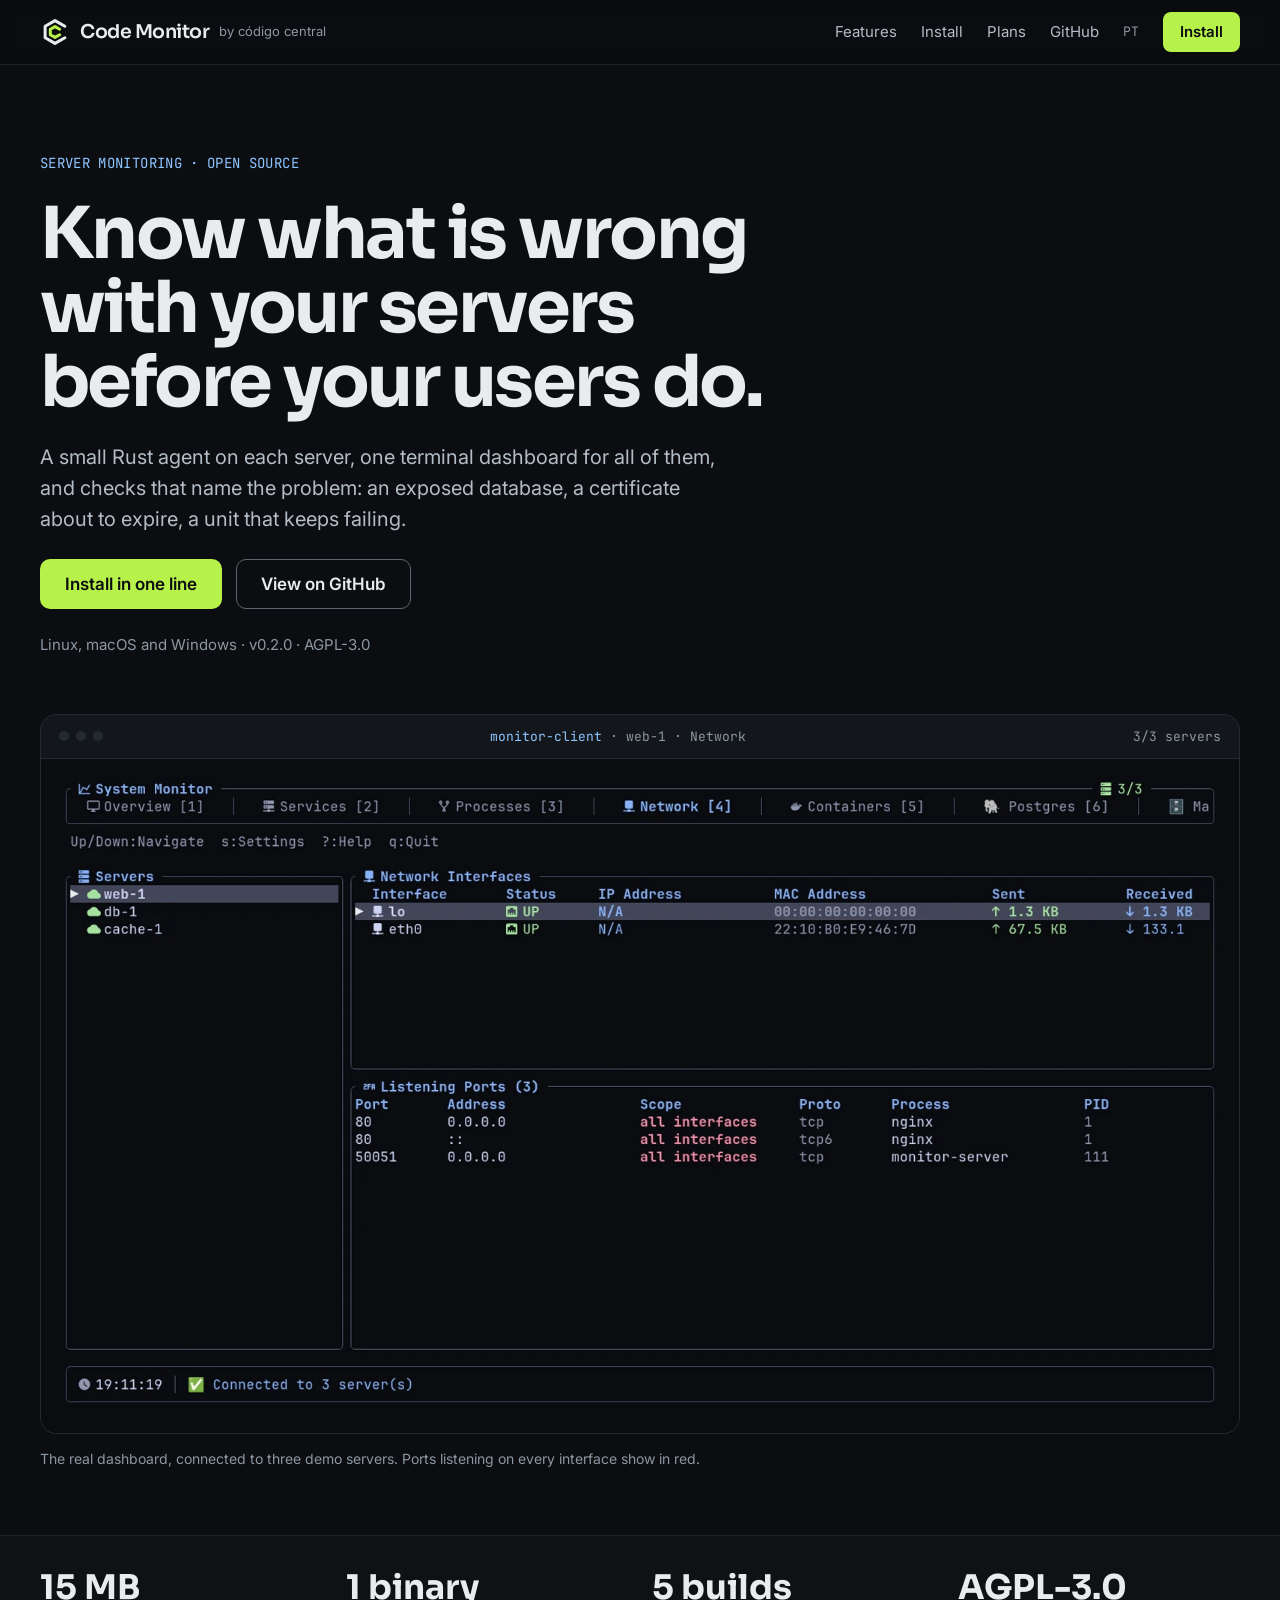
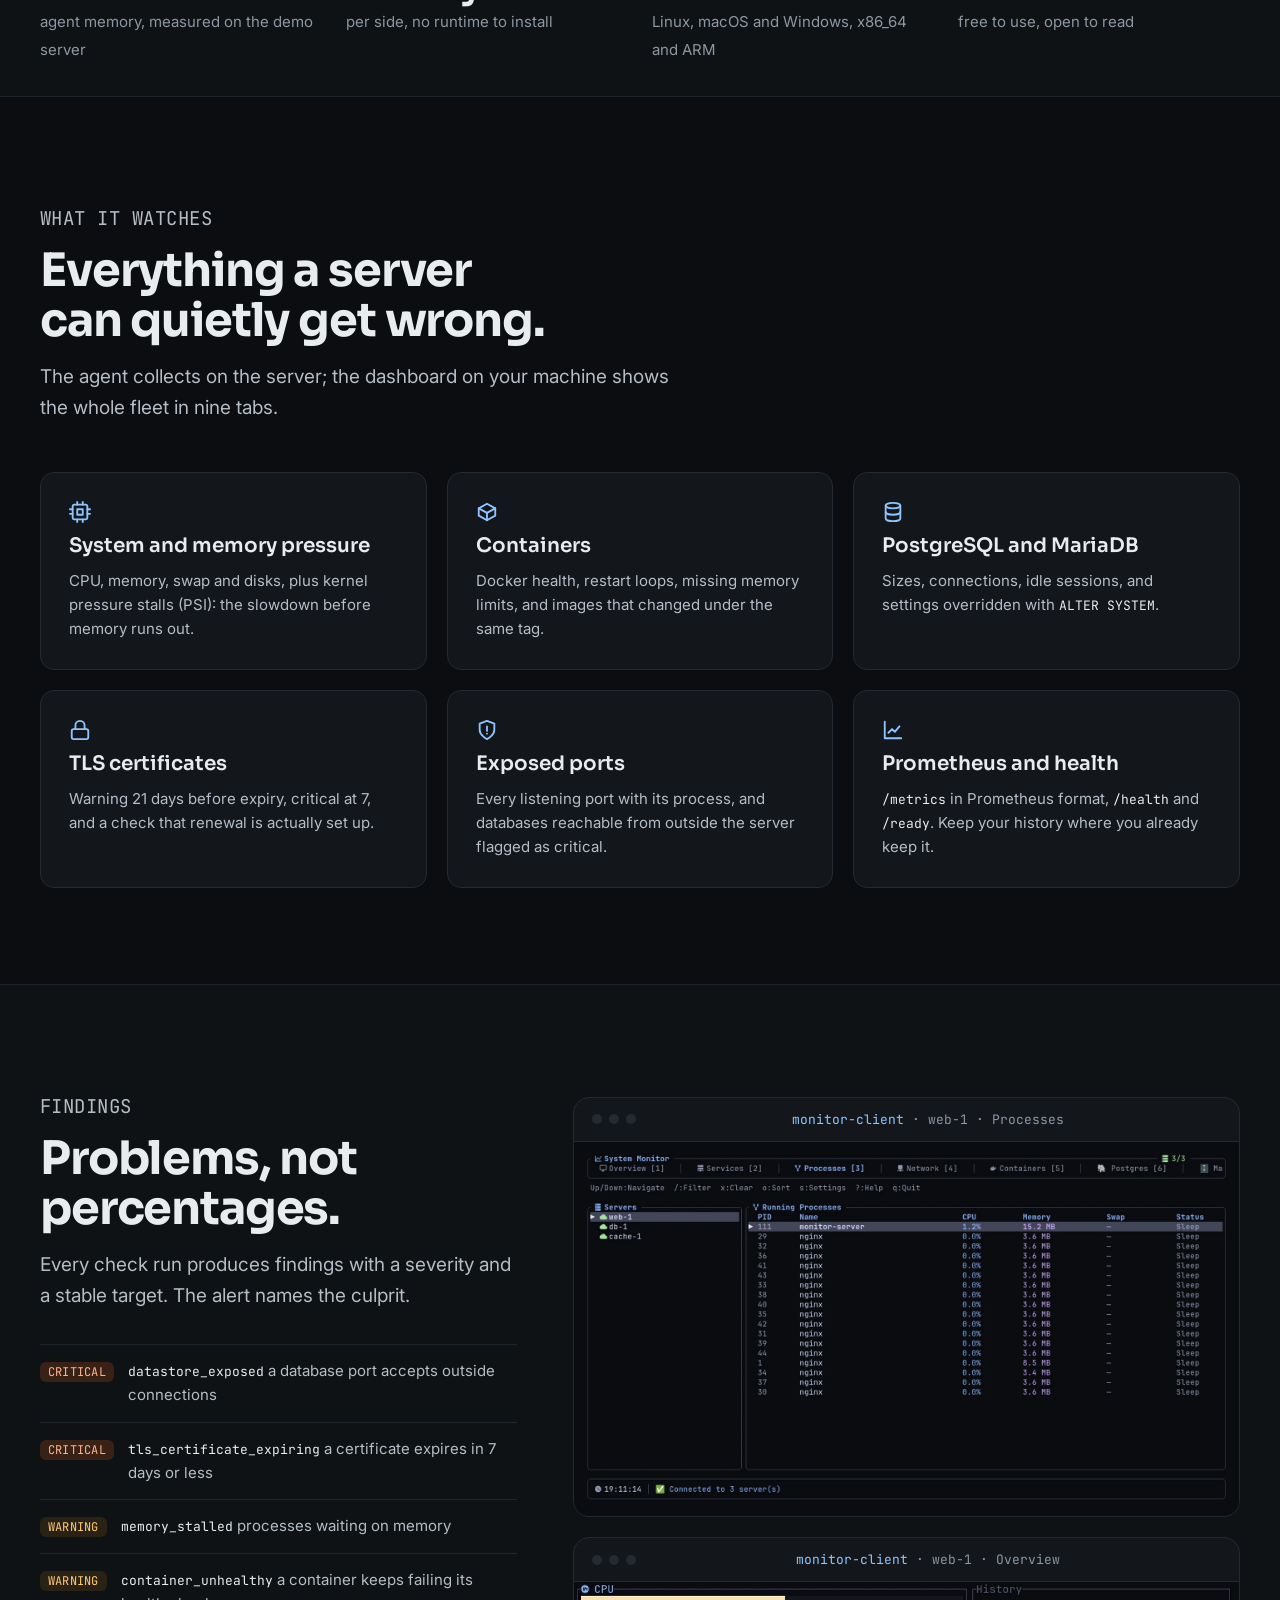
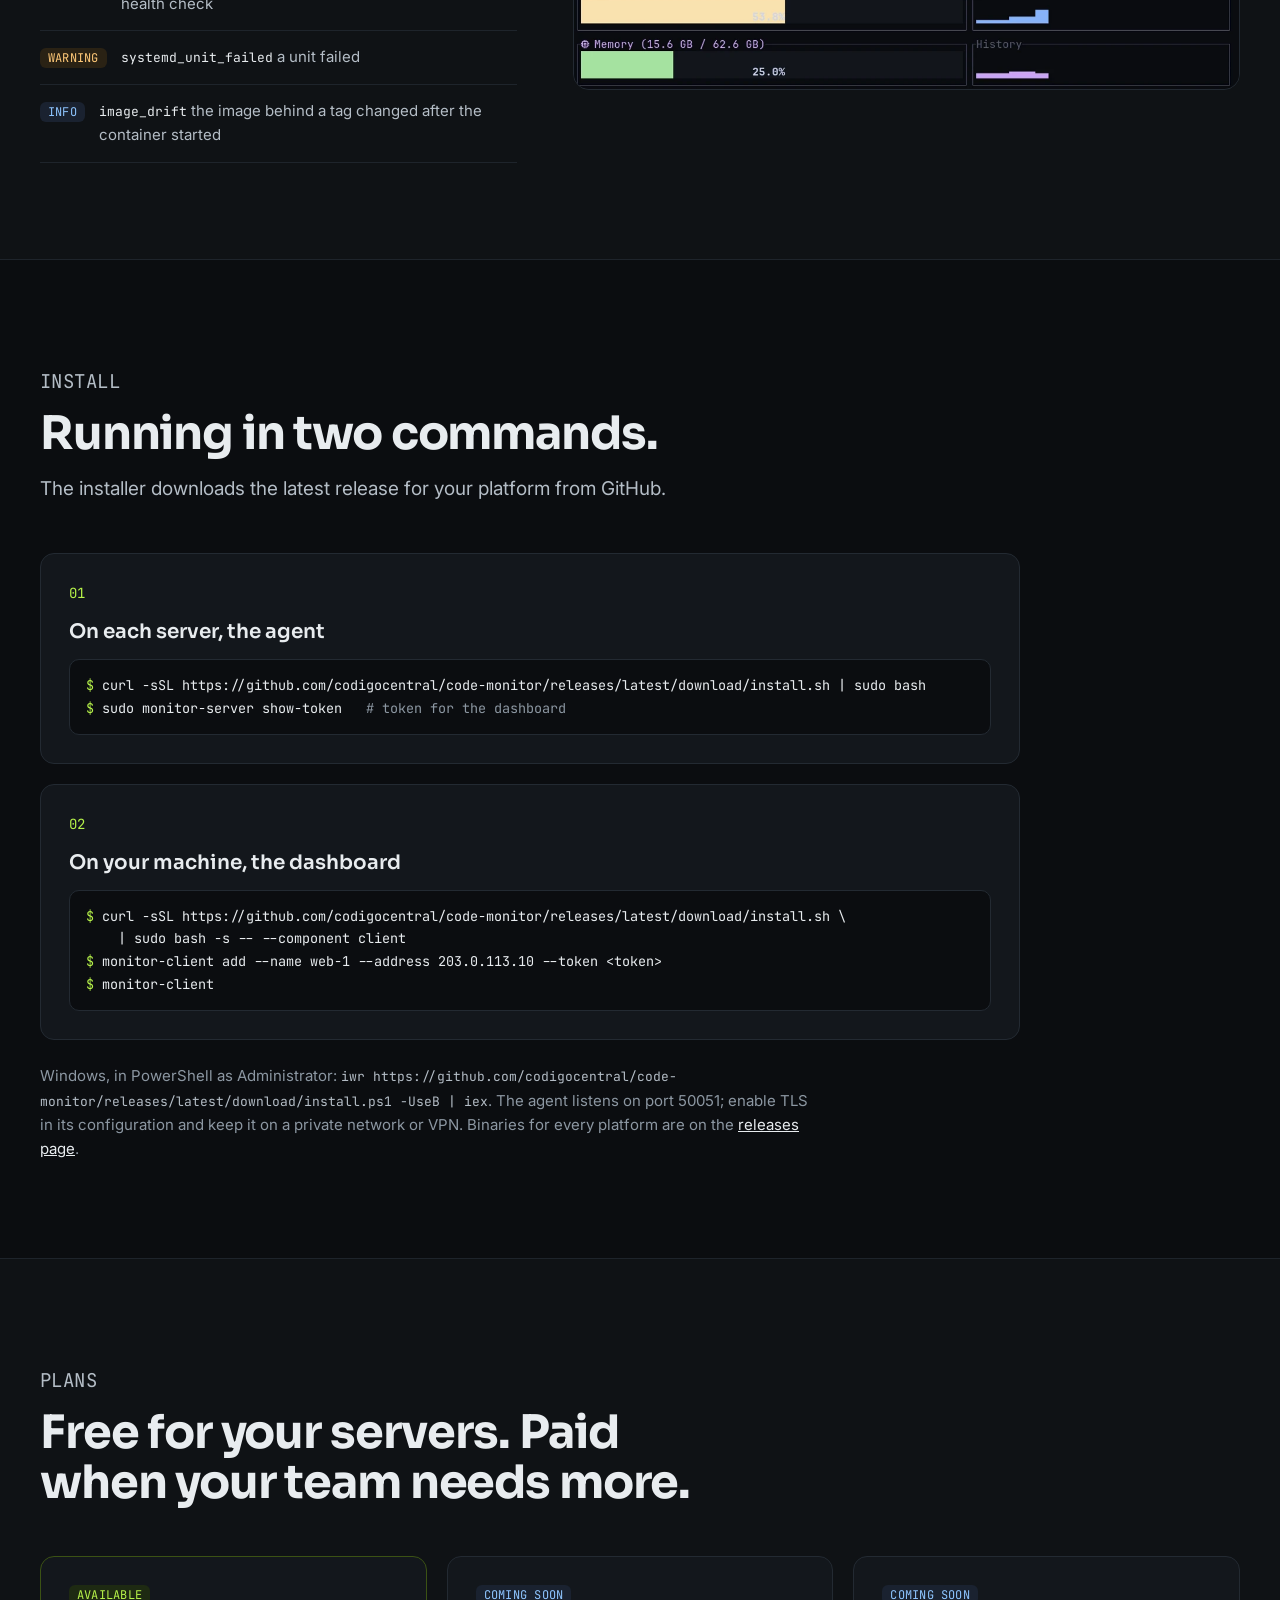
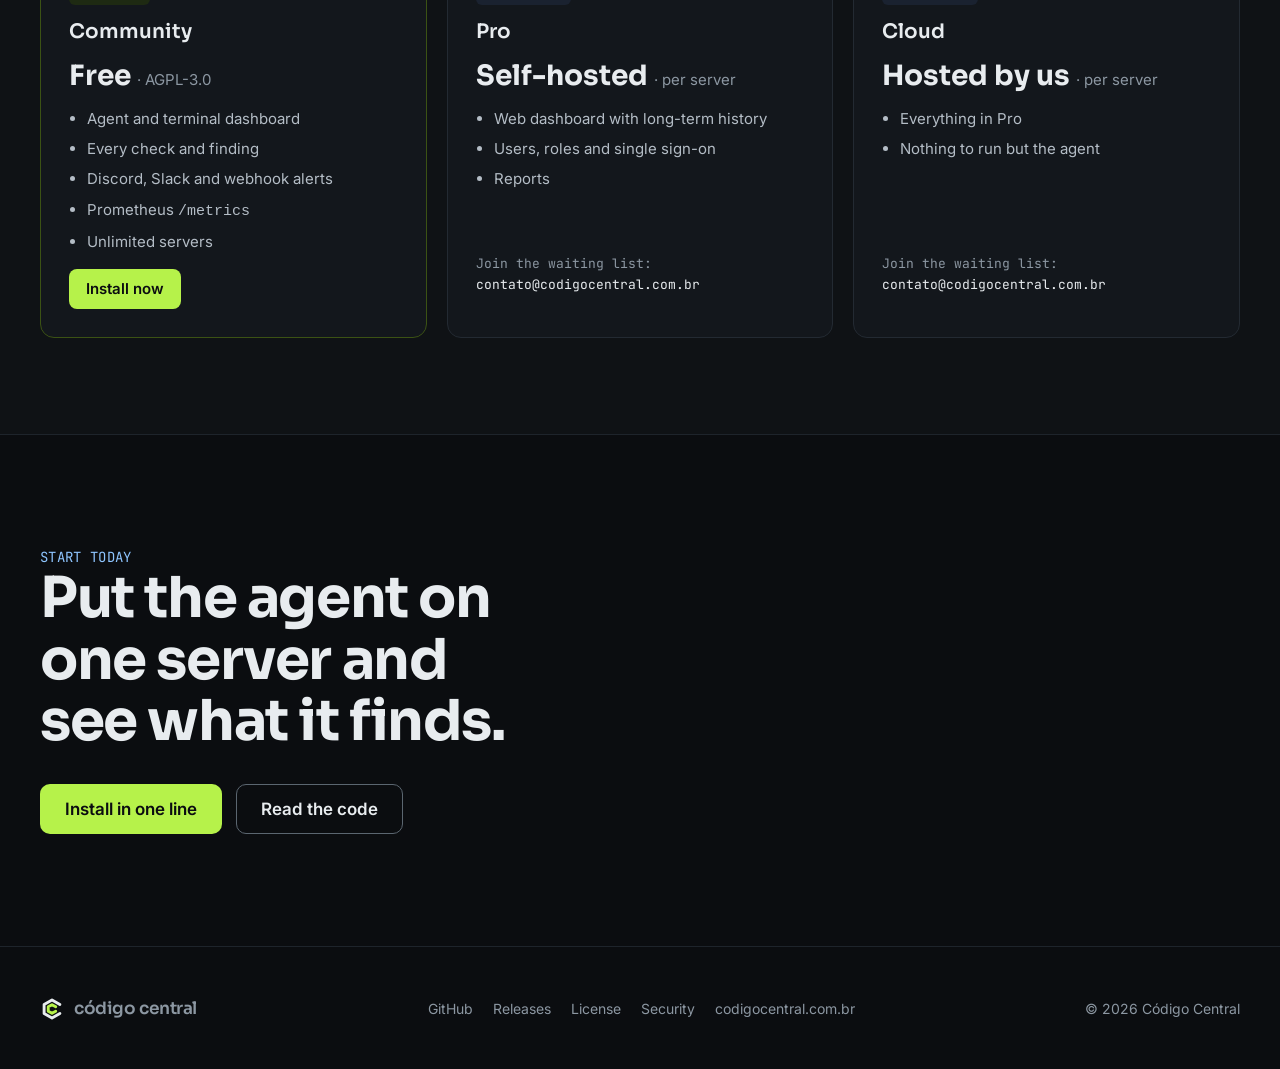
<file: site/index.html>
<!doctype html>
<html lang="en">
<head>
<meta charset="utf-8">
<meta name="viewport" content="width=device-width, initial-scale=1, viewport-fit=cover">
<title>Code Monitor · Lightweight server monitoring in Rust</title>
<meta name="description" content="Know what is wrong with your servers before your users do. One small agent per server, a terminal dashboard, and checks that point at real problems. Open source, AGPL-3.0.">
<link rel="canonical" href="https://codemonitor.codigocentral.com.br/">
<link rel="alternate" hreflang="en" href="https://codemonitor.codigocentral.com.br/">
<link rel="alternate" hreflang="pt-BR" href="https://codemonitor.codigocentral.com.br/pt/">
<meta property="og:type" content="website">
<meta property="og:url" content="https://codemonitor.codigocentral.com.br/">
<meta property="og:title" content="Code Monitor">
<meta property="og:description" content="Know what is wrong with your servers before your users do. Open source server monitoring in Rust.">
<meta property="og:image" content="https://codemonitor.codigocentral.com.br/assets/og.png">
<meta property="og:image:width" content="1200">
<meta property="og:image:height" content="630">
<meta name="twitter:card" content="summary_large_image">
<meta name="theme-color" content="#0B0D10">
<link rel="icon" href="assets/icon.svg" type="image/svg+xml">
<link rel="preconnect" href="https://fonts.googleapis.com">
<link rel="preconnect" href="https://fonts.gstatic.com" crossorigin>
<link rel="stylesheet" href="https://fonts.googleapis.com/css2?family=Inter:wght@400;600&family=JetBrains+Mono:wght@400&family=Sora:wght@600;700&display=swap">
<link rel="stylesheet" href="assets/site.css">
</head>
<body>

<header class="topo">
  <div class="wrap">
    <a class="marca" href="./" aria-label="Code Monitor home">
      <svg viewBox="0 0 100 100" aria-hidden="true"><path d="M82.91 31 L50 12 L17.09 31 L17.09 69 L50 88 L82.91 69" fill="none" stroke-width="10" stroke-linejoin="round" stroke-linecap="round" stroke="#E8ECEF"/><path d="M65.59 41 L50 32 L34.41 41 L34.41 59 L50 68 L65.59 59" fill="none" stroke-width="10" stroke-linejoin="round" stroke-linecap="round" stroke="#B6F24A"/></svg>
      Code Monitor <small>by código central</small>
    </a>
    <nav class="nav" aria-label="Main">
      <a href="#features">Features</a>
      <a href="#install">Install</a>
      <a href="#plans">Plans</a>
      <a href="https://github.com/codigocentral/code-monitor">GitHub</a>
      <a class="idioma" href="pt/" hreflang="pt-BR" lang="pt-BR">PT</a>
      <a class="botao botao--primario botao--compacto" href="#install">Install</a>
    </nav>
  </div>
</header>

<main>

<section class="abertura">
  <div class="wrap">
    <div class="texto">
      <p class="rotulo">Server monitoring · Open source</p>
      <h1>Know what is wrong with your servers before your users do.</h1>
      <p class="lead">A small Rust agent on each server, one terminal dashboard for all of them, and checks that name the problem: an exposed database, a certificate about to expire, a unit that keeps failing.</p>
      <div class="botoes">
        <a class="botao botao--primario" href="#install">Install in one line</a>
        <a class="botao botao--secundario" href="https://github.com/codigocentral/code-monitor">View on GitHub</a>
      </div>
      <p class="nota">Linux, macOS and Windows · v0.2.0 · AGPL-3.0</p>
    </div>
    <figure class="janela">
      <div class="janela__barra"><span class="janela__pontos" aria-hidden="true"><i></i><i></i><i></i></span><span><b>monitor-client</b> · web-1 · Network</span><span>3/3 servers</span></div>
      <a href="assets/tui-network.webp"><img src="assets/tui-network.webp" width="1600" height="900" alt="The Code Monitor terminal dashboard on the Network tab for server web-1: two interfaces and three listening ports, the ones open on all interfaces flagged in red."></a>
    </figure>
    <p class="legenda">The real dashboard, connected to three demo servers. Ports listening on every interface show in red.</p>
  </div>
</section>

<section class="secao--faixa" aria-label="Numbers">
  <div class="wrap numeros">
    <div class="numero"><b>15 MB</b><span>agent memory, measured on the demo server</span></div>
    <div class="numero"><b>1 binary</b><span>per side, no runtime to install</span></div>
    <div class="numero"><b>5 builds</b><span>Linux, macOS and Windows, x86_64 and ARM</span></div>
    <div class="numero"><b>AGPL-3.0</b><span>free to use, open to read</span></div>
  </div>
</section>

<section class="secao" id="features">
  <div class="wrap">
    <div class="cab">
      <p class="rotulo">What it watches</p>
      <h2>Everything a server can quietly get wrong.</h2>
      <p>The agent collects on the server; the dashboard on your machine shows the whole fleet in nine tabs.</p>
    </div>
    <div class="grade">
      <article class="card">
        <svg viewBox="0 0 24 24" fill="none" stroke="currentColor" stroke-width="2" stroke-linecap="round" stroke-linejoin="round" aria-hidden="true"><rect x="4" y="4" width="16" height="16" rx="2"/><path d="M9 9h6v6H9z"/><path d="M9 1v3M15 1v3M9 20v3M15 20v3M20 9h3M20 14h3M1 9h3M1 14h3"/></svg>
        <h3>System and memory pressure</h3>
        <p>CPU, memory, swap and disks, plus kernel pressure stalls (PSI): the slowdown before memory runs out.</p>
      </article>
      <article class="card">
        <svg viewBox="0 0 24 24" fill="none" stroke="currentColor" stroke-width="2" stroke-linecap="round" stroke-linejoin="round" aria-hidden="true"><path d="M21 8 12 3 3 8v8l9 5 9-5z"/><path d="M3 8l9 5 9-5M12 13v8"/></svg>
        <h3>Containers</h3>
        <p>Docker health, restart loops, missing memory limits, and images that changed under the same tag.</p>
      </article>
      <article class="card">
        <svg viewBox="0 0 24 24" fill="none" stroke="currentColor" stroke-width="2" stroke-linecap="round" stroke-linejoin="round" aria-hidden="true"><ellipse cx="12" cy="5" rx="8" ry="3"/><path d="M4 5v14c0 1.7 3.6 3 8 3s8-1.3 8-3V5"/><path d="M4 12c0 1.7 3.6 3 8 3s8-1.3 8-3"/></svg>
        <h3>PostgreSQL and MariaDB</h3>
        <p>Sizes, connections, idle sessions, and settings overridden with <code>ALTER SYSTEM</code>.</p>
      </article>
      <article class="card">
        <svg viewBox="0 0 24 24" fill="none" stroke="currentColor" stroke-width="2" stroke-linecap="round" stroke-linejoin="round" aria-hidden="true"><rect x="3" y="11" width="18" height="11" rx="2"/><path d="M7 11V7a5 5 0 0 1 10 0v4"/></svg>
        <h3>TLS certificates</h3>
        <p>Warning 21 days before expiry, critical at 7, and a check that renewal is actually set up.</p>
      </article>
      <article class="card">
        <svg viewBox="0 0 24 24" fill="none" stroke="currentColor" stroke-width="2" stroke-linecap="round" stroke-linejoin="round" aria-hidden="true"><path d="M12 22s8-4 8-10V5l-8-3-8 3v7c0 6 8 10 8 10z"/><path d="M12 8v5M12 16h.01"/></svg>
        <h3>Exposed ports</h3>
        <p>Every listening port with its process, and databases reachable from outside the server flagged as critical.</p>
      </article>
      <article class="card">
        <svg viewBox="0 0 24 24" fill="none" stroke="currentColor" stroke-width="2" stroke-linecap="round" stroke-linejoin="round" aria-hidden="true"><path d="M3 3v18h18"/><path d="m7 15 4-4 3 3 5-6"/></svg>
        <h3>Prometheus and health</h3>
        <p><code>/metrics</code> in Prometheus format, <code>/health</code> and <code>/ready</code>. Keep your history where you already keep it.</p>
      </article>
    </div>
  </div>
</section>

<section class="secao secao--faixa">
  <div class="wrap achados">
    <div>
      <div class="cab">
        <p class="rotulo">Findings</p>
        <h2>Problems, not percentages.</h2>
        <p>Every check run produces findings with a severity and a stable target. The alert names the culprit.</p>
      </div>
      <ul class="lista-achados">
        <li><span class="selo selo--critico">Critical</span><span><code>datastore_exposed</code> a database port accepts outside connections</span></li>
        <li><span class="selo selo--critico">Critical</span><span><code>tls_certificate_expiring</code> a certificate expires in 7 days or less</span></li>
        <li><span class="selo selo--aviso">Warning</span><span><code>memory_stalled</code> processes waiting on memory</span></li>
        <li><span class="selo selo--aviso">Warning</span><span><code>container_unhealthy</code> a container keeps failing its health check</span></li>
        <li><span class="selo selo--aviso">Warning</span><span><code>systemd_unit_failed</code> a unit failed</span></li>
        <li><span class="selo selo--produto">Info</span><span><code>image_drift</code> the image behind a tag changed after the container started</span></li>
      </ul>
    </div>
    <div class="figuras">
      <figure class="janela">
        <div class="janela__barra"><span class="janela__pontos" aria-hidden="true"><i></i><i></i><i></i></span><span><b>monitor-client</b> · web-1 · Processes</span><span></span></div>
        <img src="assets/tui-processes.webp" width="1600" height="900" alt="The Processes tab for web-1: the monitor-server agent at 15.2 MB of memory and the nginx worker processes." >
      </figure>
      <figure class="janela">
        <div class="janela__barra"><span class="janela__pontos" aria-hidden="true"><i></i><i></i><i></i></span><span><b>monitor-client</b> · web-1 · Overview</span><span></span></div>
        <img src="assets/tui-overview.webp" width="1130" height="182" alt="CPU and memory bars with their recent history for web-1." >
      </figure>
    </div>
  </div>
</section>

<section class="secao" id="install">
  <div class="wrap">
    <div class="cab">
      <p class="rotulo">Install</p>
      <h2>Running in two commands.</h2>
      <p>The installer downloads the latest release for your platform from GitHub.</p>
    </div>
    <div class="etapas">
      <article class="etapa">
        <span class="etapa__num">01</span>
        <h3>On each server, the agent</h3>
<pre class="codigo"><span class="p">$ </span>curl -sSL https://github.com/codigocentral/code-monitor/releases/latest/download/install.sh | sudo bash
<span class="p">$ </span>sudo monitor-server show-token   <span class="c"># token for the dashboard</span></pre>
      </article>
      <article class="etapa">
        <span class="etapa__num">02</span>
        <h3>On your machine, the dashboard</h3>
<pre class="codigo"><span class="p">$ </span>curl -sSL https://github.com/codigocentral/code-monitor/releases/latest/download/install.sh \
    | sudo bash -s -- --component client
<span class="p">$ </span>monitor-client add --name web-1 --address 203.0.113.10 --token &lt;token&gt;
<span class="p">$ </span>monitor-client</pre>
      </article>
    </div>
    <p class="depois">Windows, in PowerShell as Administrator: <code>iwr https://github.com/codigocentral/code-monitor/releases/latest/download/install.ps1 -UseB | iex</code>. The agent listens on port 50051; enable TLS in its configuration and keep it on a private network or VPN. Binaries for every platform are on the <a href="https://github.com/codigocentral/code-monitor/releases/latest">releases page</a>.</p>
  </div>
</section>

<section class="secao secao--faixa" id="plans">
  <div class="wrap">
    <div class="cab">
      <p class="rotulo">Plans</p>
      <h2>Free for your servers. Paid when your team needs more.</h2>
    </div>
    <div class="planos">
      <article class="plano plano--livre">
        <span class="selo selo--disponivel">Available</span>
        <h3>Community</h3>
        <div class="plano__preco">Free <small>· AGPL-3.0</small></div>
        <ul><li>Agent and terminal dashboard</li><li>Every check and finding</li><li>Discord, Slack and webhook alerts</li><li>Prometheus <code>/metrics</code></li><li>Unlimited servers</li></ul>
        <a class="botao botao--primario botao--compacto" href="#install">Install now</a>
      </article>
      <article class="plano">
        <span class="selo selo--produto">Coming soon</span>
        <h3>Pro</h3>
        <div class="plano__preco">Self-hosted <small>· per server</small></div>
        <ul><li>Web dashboard with long-term history</li><li>Users, roles and single sign-on</li><li>Reports</li></ul>
        <p class="email">Join the waiting list: <b>contato@codigocentral.com.br</b></p>
      </article>
      <article class="plano">
        <span class="selo selo--produto">Coming soon</span>
        <h3>Cloud</h3>
        <div class="plano__preco">Hosted by us <small>· per server</small></div>
        <ul><li>Everything in Pro</li><li>Nothing to run but the agent</li></ul>
        <p class="email">Join the waiting list: <b>contato@codigocentral.com.br</b></p>
      </article>
    </div>
  </div>
</section>

<section class="final">
  <div class="wrap">
    <p class="rotulo">Start today</p>
    <h2>Put the agent on one server and see what it finds.</h2>
    <div class="botoes">
      <a class="botao botao--primario" href="#install">Install in one line</a>
      <a class="botao botao--secundario" href="https://github.com/codigocentral/code-monitor">Read the code</a>
    </div>
  </div>
</section>

</main>

<footer class="rodape">
  <div class="wrap">
    <a class="marca" href="https://www.codigocentral.com.br" aria-label="código central">
      <svg viewBox="0 0 100 100" aria-hidden="true"><path d="M82.91 31 L50 12 L17.09 31 L17.09 69 L50 88 L82.91 69" fill="none" stroke-width="12" stroke-linejoin="round" stroke-linecap="round" stroke="#E8ECEF"/><path d="M65.59 41 L50 32 L34.41 41 L34.41 59 L50 68 L65.59 59" fill="none" stroke-width="12" stroke-linejoin="round" stroke-linecap="round" stroke="#B6F24A"/></svg>
      código central
    </a>
    <nav aria-label="Footer">
      <a href="https://github.com/codigocentral/code-monitor">GitHub</a>
      <a href="https://github.com/codigocentral/code-monitor/releases">Releases</a>
      <a href="https://github.com/codigocentral/code-monitor/blob/main/LICENSE">License</a>
      <a href="https://github.com/codigocentral/code-monitor/blob/main/SECURITY.md">Security</a>
      <a href="https://www.codigocentral.com.br">codigocentral.com.br</a>
    </nav>
    <span>© 2026 Código Central</span>
  </div>
</footer>

</body>
</html>
</file>
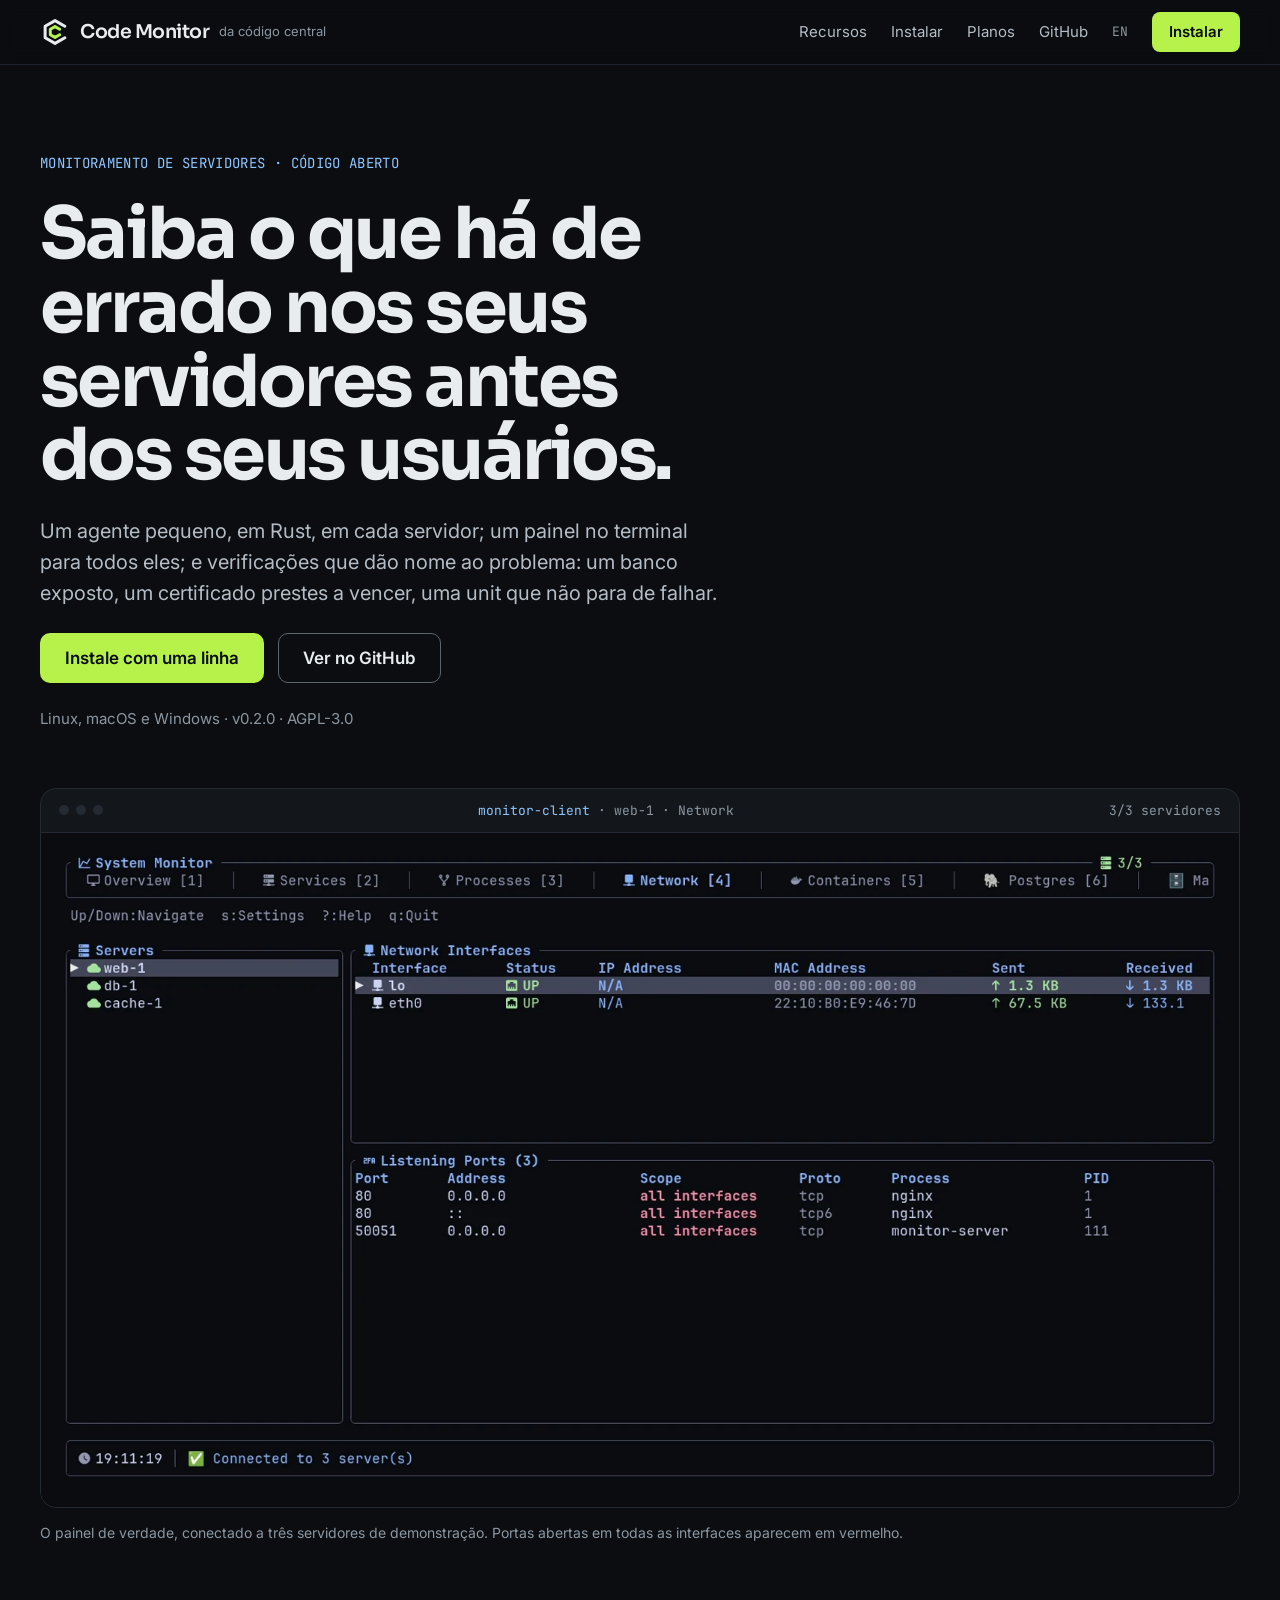
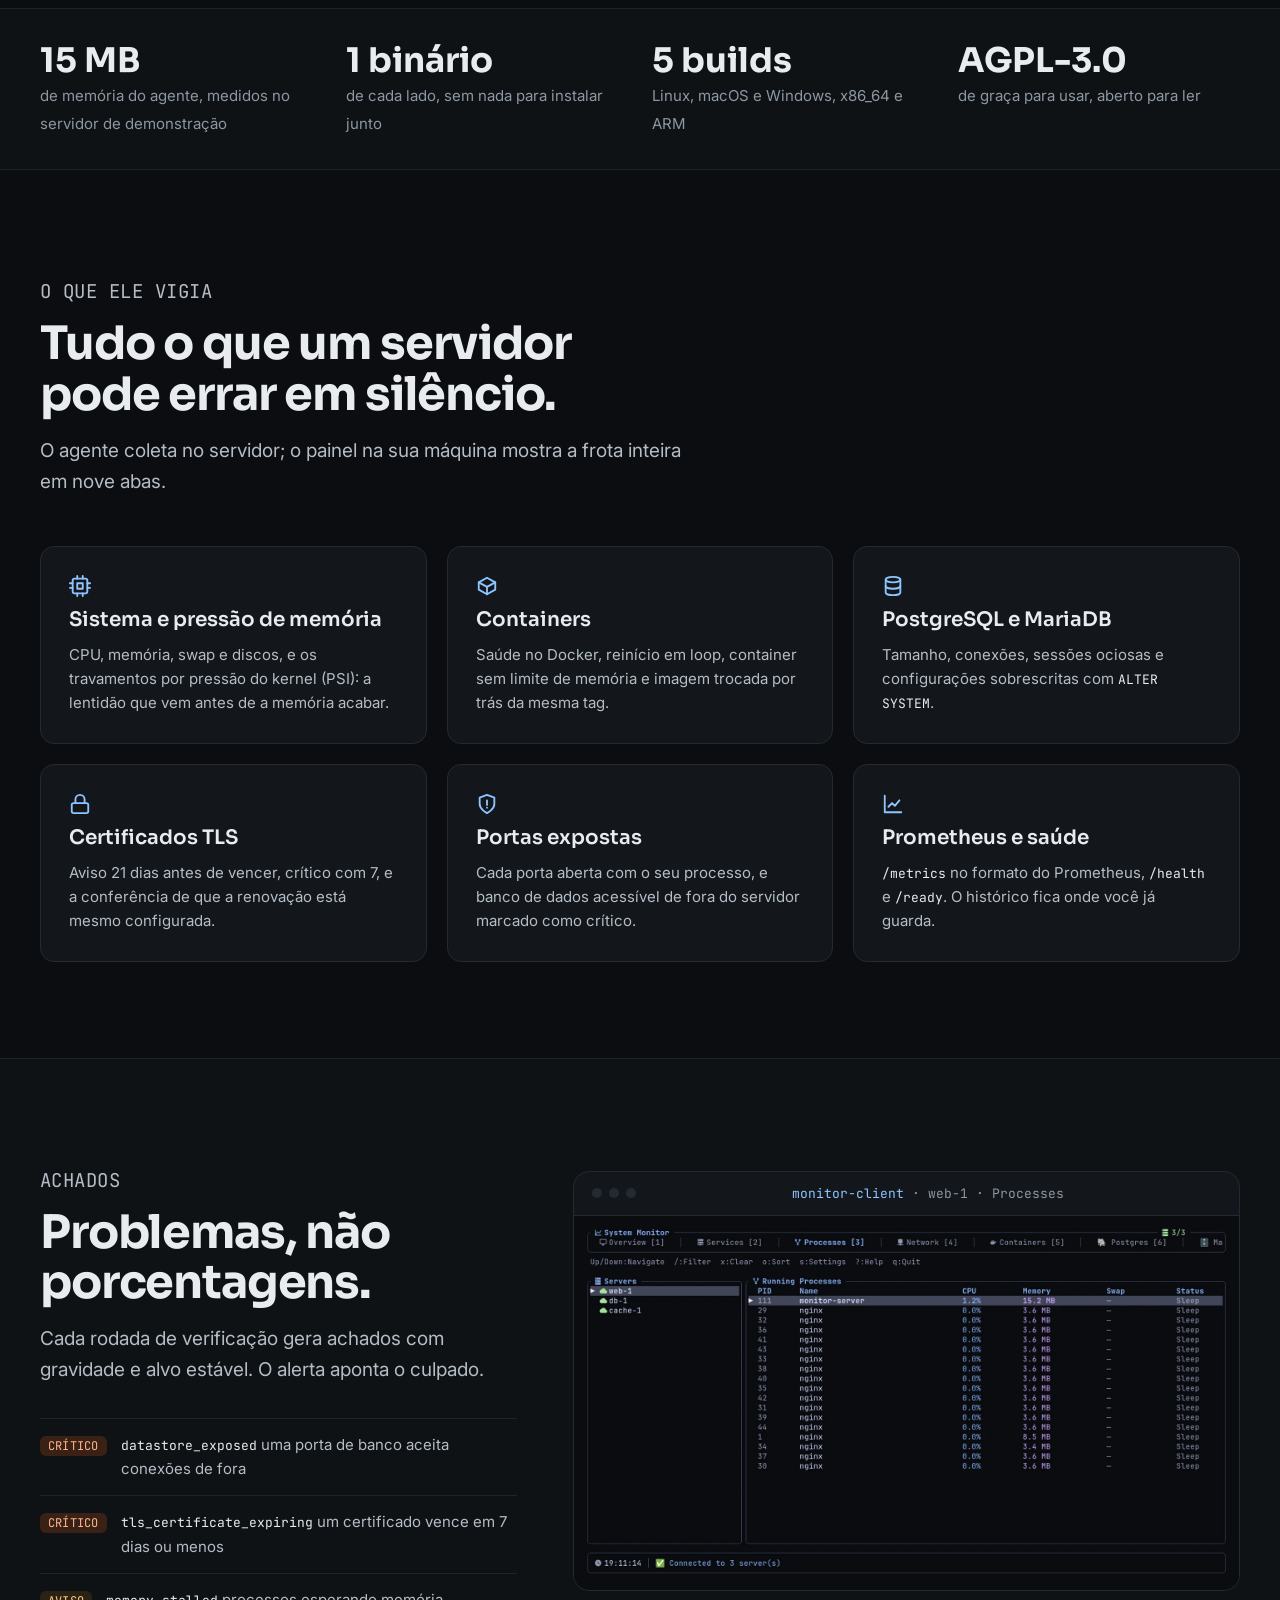
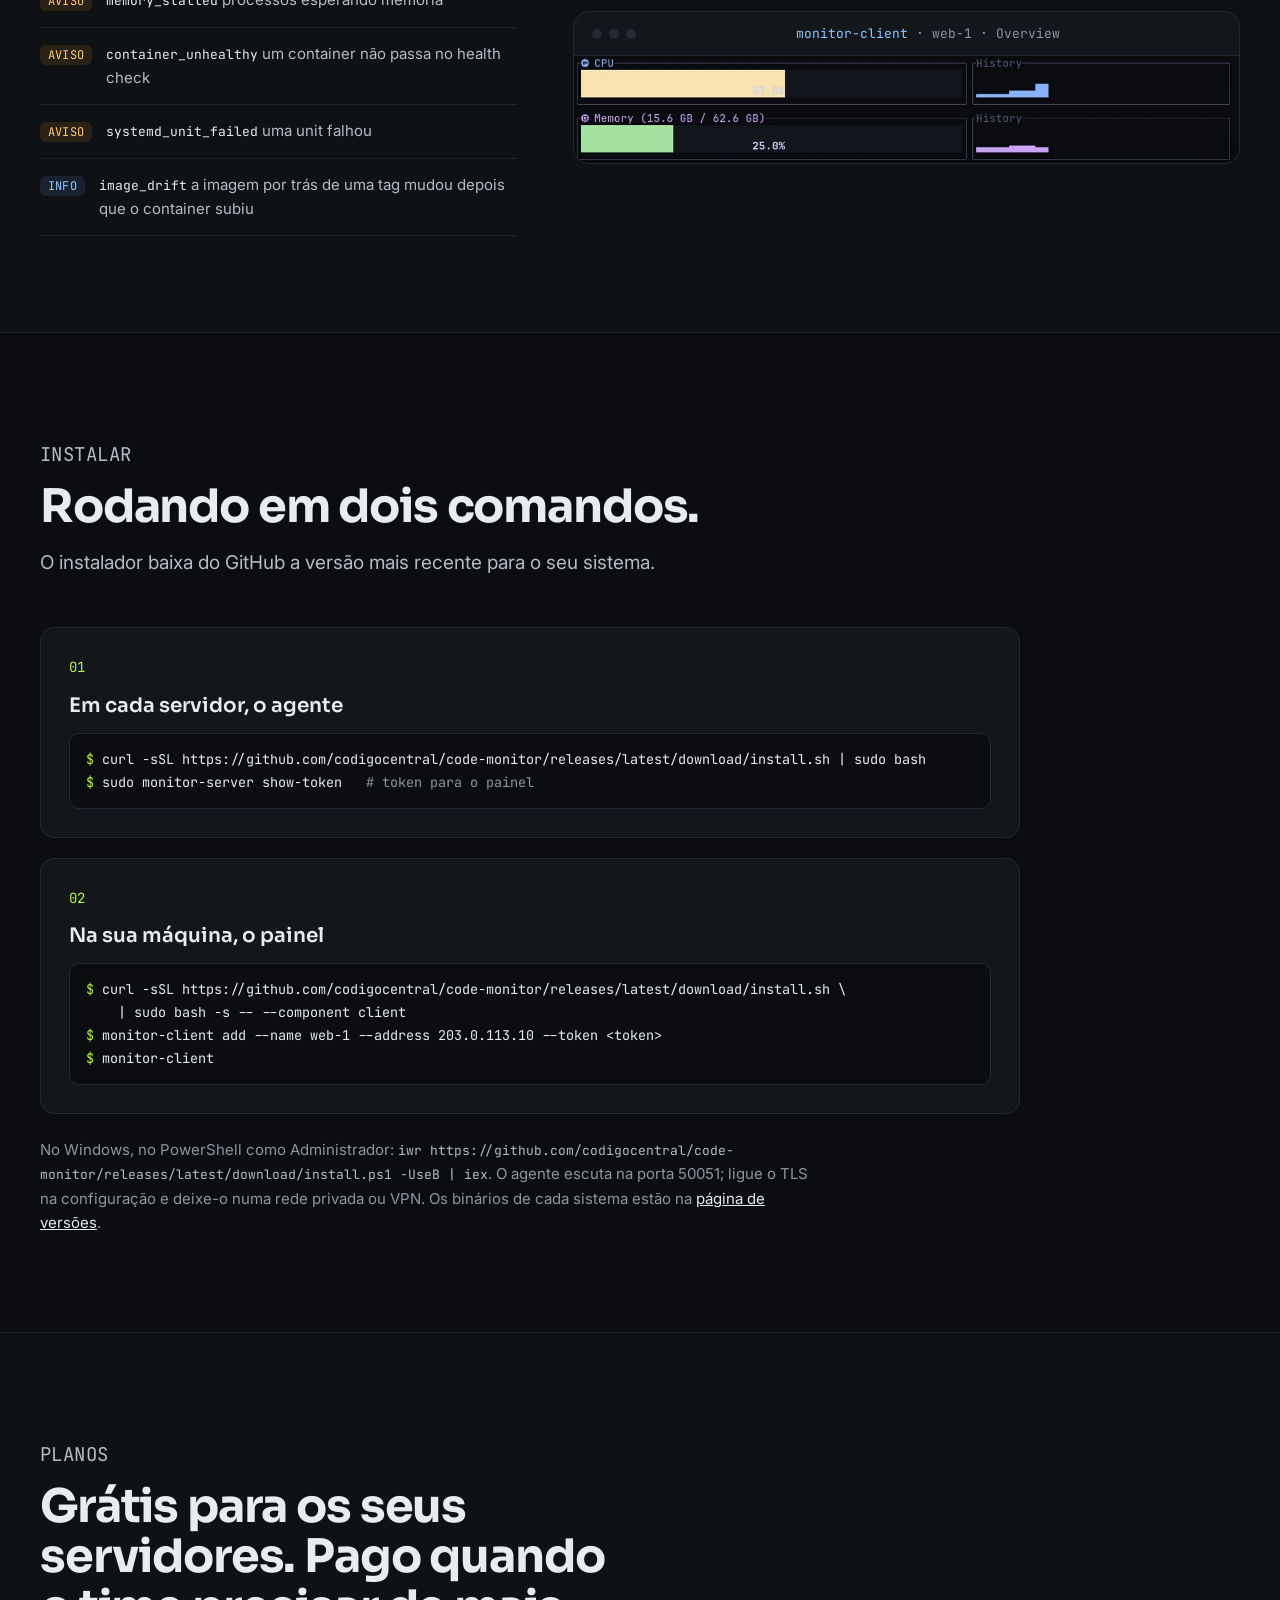
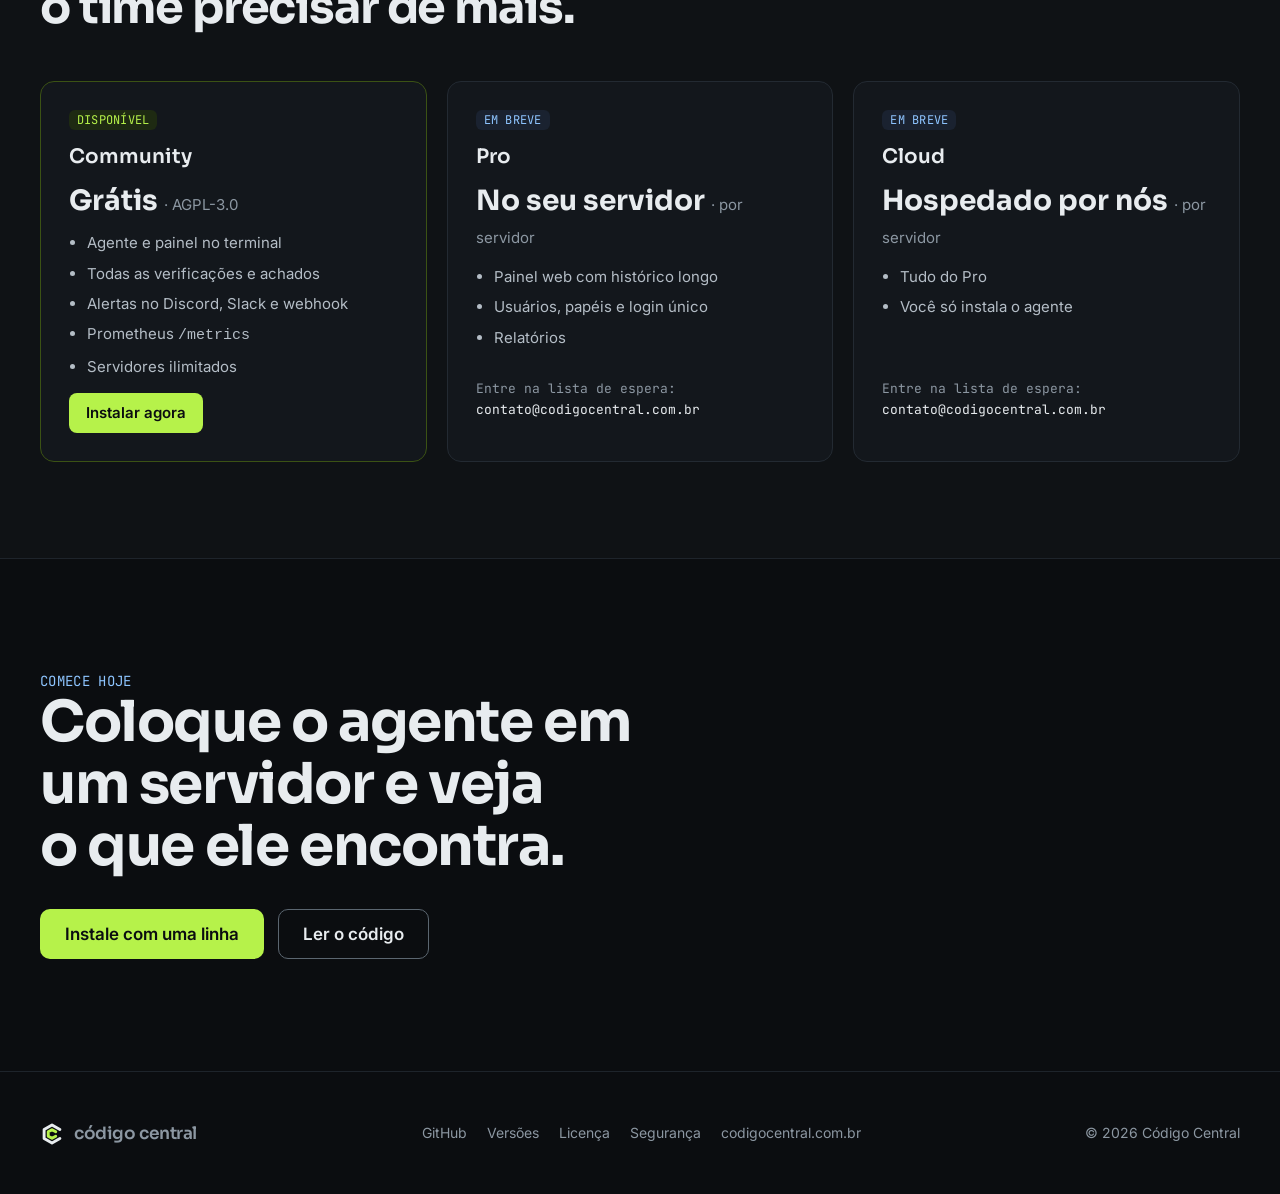
<file: site/pt/index.html>
<!doctype html>
<html lang="pt-BR">
<head>
<meta charset="utf-8">
<meta name="viewport" content="width=device-width, initial-scale=1, viewport-fit=cover">
<title>Code Monitor · Monitoramento de servidores leve, em Rust</title>
<meta name="description" content="Saiba o que há de errado nos seus servidores antes dos seus usuários. Um agente pequeno em cada servidor, um painel no terminal e verificações que apontam problemas reais. Código aberto, AGPL-3.0.">
<link rel="canonical" href="https://codemonitor.codigocentral.com.br/pt/">
<link rel="alternate" hreflang="en" href="https://codemonitor.codigocentral.com.br/">
<link rel="alternate" hreflang="pt-BR" href="https://codemonitor.codigocentral.com.br/pt/">
<meta property="og:type" content="website">
<meta property="og:url" content="https://codemonitor.codigocentral.com.br/pt/">
<meta property="og:title" content="Code Monitor">
<meta property="og:description" content="Saiba o que há de errado nos seus servidores antes dos seus usuários. Monitoramento de servidores de código aberto, em Rust.">
<meta property="og:image" content="https://codemonitor.codigocentral.com.br/assets/og-pt.png">
<meta property="og:image:width" content="1200">
<meta property="og:image:height" content="630">
<meta property="og:locale" content="pt_BR">
<meta name="twitter:card" content="summary_large_image">
<meta name="theme-color" content="#0B0D10">
<link rel="icon" href="../assets/icon.svg" type="image/svg+xml">
<link rel="preconnect" href="https://fonts.googleapis.com">
<link rel="preconnect" href="https://fonts.gstatic.com" crossorigin>
<link rel="stylesheet" href="https://fonts.googleapis.com/css2?family=Inter:wght@400;600&family=JetBrains+Mono:wght@400&family=Sora:wght@600;700&display=swap">
<link rel="stylesheet" href="../assets/site.css">
</head>
<body>

<header class="topo">
  <div class="wrap">
    <a class="marca" href="./" aria-label="Início do Code Monitor">
      <svg viewBox="0 0 100 100" aria-hidden="true"><path d="M82.91 31 L50 12 L17.09 31 L17.09 69 L50 88 L82.91 69" fill="none" stroke-width="10" stroke-linejoin="round" stroke-linecap="round" stroke="#E8ECEF"/><path d="M65.59 41 L50 32 L34.41 41 L34.41 59 L50 68 L65.59 59" fill="none" stroke-width="10" stroke-linejoin="round" stroke-linecap="round" stroke="#B6F24A"/></svg>
      Code Monitor <small>da código central</small>
    </a>
    <nav class="nav" aria-label="Principal">
      <a href="#recursos">Recursos</a>
      <a href="#instalar">Instalar</a>
      <a href="#planos">Planos</a>
      <a href="https://github.com/codigocentral/code-monitor">GitHub</a>
      <a class="idioma" href="../" hreflang="en" lang="en">EN</a>
      <a class="botao botao--primario botao--compacto" href="#instalar">Instalar</a>
    </nav>
  </div>
</header>

<main>

<section class="abertura">
  <div class="wrap">
    <div class="texto">
      <p class="rotulo">Monitoramento de servidores · Código aberto</p>
      <h1>Saiba o que há de errado nos seus servidores antes dos seus usuários.</h1>
      <p class="lead">Um agente pequeno, em Rust, em cada servidor; um painel no terminal para todos eles; e verificações que dão nome ao problema: um banco exposto, um certificado prestes a vencer, uma unit que não para de falhar.</p>
      <div class="botoes">
        <a class="botao botao--primario" href="#instalar">Instale com uma linha</a>
        <a class="botao botao--secundario" href="https://github.com/codigocentral/code-monitor">Ver no GitHub</a>
      </div>
      <p class="nota">Linux, macOS e Windows · v0.2.0 · AGPL-3.0</p>
    </div>
    <figure class="janela">
      <div class="janela__barra"><span class="janela__pontos" aria-hidden="true"><i></i><i></i><i></i></span><span><b>monitor-client</b> · web-1 · Network</span><span>3/3 servidores</span></div>
      <a href="../assets/tui-network.webp"><img src="../assets/tui-network.webp" width="1600" height="900" alt="O painel do Code Monitor no terminal, na aba Network do servidor web-1: duas interfaces e três portas abertas, as que escutam em todas as interfaces marcadas em vermelho."></a>
    </figure>
    <p class="legenda">O painel de verdade, conectado a três servidores de demonstração. Portas abertas em todas as interfaces aparecem em vermelho.</p>
  </div>
</section>

<section class="secao--faixa" aria-label="Números">
  <div class="wrap numeros">
    <div class="numero"><b>15 MB</b><span>de memória do agente, medidos no servidor de demonstração</span></div>
    <div class="numero"><b>1 binário</b><span>de cada lado, sem nada para instalar junto</span></div>
    <div class="numero"><b>5 builds</b><span>Linux, macOS e Windows, x86_64 e ARM</span></div>
    <div class="numero"><b>AGPL-3.0</b><span>de graça para usar, aberto para ler</span></div>
  </div>
</section>

<section class="secao" id="recursos">
  <div class="wrap">
    <div class="cab">
      <p class="rotulo">O que ele vigia</p>
      <h2>Tudo o que um servidor pode errar em silêncio.</h2>
      <p>O agente coleta no servidor; o painel na sua máquina mostra a frota inteira em nove abas.</p>
    </div>
    <div class="grade">
      <article class="card">
        <svg viewBox="0 0 24 24" fill="none" stroke="currentColor" stroke-width="2" stroke-linecap="round" stroke-linejoin="round" aria-hidden="true"><rect x="4" y="4" width="16" height="16" rx="2"/><path d="M9 9h6v6H9z"/><path d="M9 1v3M15 1v3M9 20v3M15 20v3M20 9h3M20 14h3M1 9h3M1 14h3"/></svg>
        <h3>Sistema e pressão de memória</h3>
        <p>CPU, memória, swap e discos, e os travamentos por pressão do kernel (PSI): a lentidão que vem antes de a memória acabar.</p>
      </article>
      <article class="card">
        <svg viewBox="0 0 24 24" fill="none" stroke="currentColor" stroke-width="2" stroke-linecap="round" stroke-linejoin="round" aria-hidden="true"><path d="M21 8 12 3 3 8v8l9 5 9-5z"/><path d="M3 8l9 5 9-5M12 13v8"/></svg>
        <h3>Containers</h3>
        <p>Saúde no Docker, reinício em loop, container sem limite de memória e imagem trocada por trás da mesma tag.</p>
      </article>
      <article class="card">
        <svg viewBox="0 0 24 24" fill="none" stroke="currentColor" stroke-width="2" stroke-linecap="round" stroke-linejoin="round" aria-hidden="true"><ellipse cx="12" cy="5" rx="8" ry="3"/><path d="M4 5v14c0 1.7 3.6 3 8 3s8-1.3 8-3V5"/><path d="M4 12c0 1.7 3.6 3 8 3s8-1.3 8-3"/></svg>
        <h3>PostgreSQL e MariaDB</h3>
        <p>Tamanho, conexões, sessões ociosas e configurações sobrescritas com <code>ALTER SYSTEM</code>.</p>
      </article>
      <article class="card">
        <svg viewBox="0 0 24 24" fill="none" stroke="currentColor" stroke-width="2" stroke-linecap="round" stroke-linejoin="round" aria-hidden="true"><rect x="3" y="11" width="18" height="11" rx="2"/><path d="M7 11V7a5 5 0 0 1 10 0v4"/></svg>
        <h3>Certificados TLS</h3>
        <p>Aviso 21 dias antes de vencer, crítico com 7, e a conferência de que a renovação está mesmo configurada.</p>
      </article>
      <article class="card">
        <svg viewBox="0 0 24 24" fill="none" stroke="currentColor" stroke-width="2" stroke-linecap="round" stroke-linejoin="round" aria-hidden="true"><path d="M12 22s8-4 8-10V5l-8-3-8 3v7c0 6 8 10 8 10z"/><path d="M12 8v5M12 16h.01"/></svg>
        <h3>Portas expostas</h3>
        <p>Cada porta aberta com o seu processo, e banco de dados acessível de fora do servidor marcado como crítico.</p>
      </article>
      <article class="card">
        <svg viewBox="0 0 24 24" fill="none" stroke="currentColor" stroke-width="2" stroke-linecap="round" stroke-linejoin="round" aria-hidden="true"><path d="M3 3v18h18"/><path d="m7 15 4-4 3 3 5-6"/></svg>
        <h3>Prometheus e saúde</h3>
        <p><code>/metrics</code> no formato do Prometheus, <code>/health</code> e <code>/ready</code>. O histórico fica onde você já guarda.</p>
      </article>
    </div>
  </div>
</section>

<section class="secao secao--faixa">
  <div class="wrap achados">
    <div>
      <div class="cab">
        <p class="rotulo">Achados</p>
        <h2>Problemas, não porcentagens.</h2>
        <p>Cada rodada de verificação gera achados com gravidade e alvo estável. O alerta aponta o culpado.</p>
      </div>
      <ul class="lista-achados">
        <li><span class="selo selo--critico">Crítico</span><span><code>datastore_exposed</code> uma porta de banco aceita conexões de fora</span></li>
        <li><span class="selo selo--critico">Crítico</span><span><code>tls_certificate_expiring</code> um certificado vence em 7 dias ou menos</span></li>
        <li><span class="selo selo--aviso">Aviso</span><span><code>memory_stalled</code> processos esperando memória</span></li>
        <li><span class="selo selo--aviso">Aviso</span><span><code>container_unhealthy</code> um container não passa no health check</span></li>
        <li><span class="selo selo--aviso">Aviso</span><span><code>systemd_unit_failed</code> uma unit falhou</span></li>
        <li><span class="selo selo--produto">Info</span><span><code>image_drift</code> a imagem por trás de uma tag mudou depois que o container subiu</span></li>
      </ul>
    </div>
    <div class="figuras">
      <figure class="janela">
        <div class="janela__barra"><span class="janela__pontos" aria-hidden="true"><i></i><i></i><i></i></span><span><b>monitor-client</b> · web-1 · Processes</span><span></span></div>
        <img src="../assets/tui-processes.webp" width="1600" height="900" alt="A aba Processes do web-1: o agente monitor-server com 15,2 MB de memória e os processos do nginx." >
      </figure>
      <figure class="janela">
        <div class="janela__barra"><span class="janela__pontos" aria-hidden="true"><i></i><i></i><i></i></span><span><b>monitor-client</b> · web-1 · Overview</span><span></span></div>
        <img src="../assets/tui-overview.webp" width="1130" height="182" alt="Barras de CPU e memória do web-1 com o histórico recente." >
      </figure>
    </div>
  </div>
</section>

<section class="secao" id="instalar">
  <div class="wrap">
    <div class="cab">
      <p class="rotulo">Instalar</p>
      <h2>Rodando em dois comandos.</h2>
      <p>O instalador baixa do GitHub a versão mais recente para o seu sistema.</p>
    </div>
    <div class="etapas">
      <article class="etapa">
        <span class="etapa__num">01</span>
        <h3>Em cada servidor, o agente</h3>
<pre class="codigo"><span class="p">$ </span>curl -sSL https://github.com/codigocentral/code-monitor/releases/latest/download/install.sh | sudo bash
<span class="p">$ </span>sudo monitor-server show-token   <span class="c"># token para o painel</span></pre>
      </article>
      <article class="etapa">
        <span class="etapa__num">02</span>
        <h3>Na sua máquina, o painel</h3>
<pre class="codigo"><span class="p">$ </span>curl -sSL https://github.com/codigocentral/code-monitor/releases/latest/download/install.sh \
    | sudo bash -s -- --component client
<span class="p">$ </span>monitor-client add --name web-1 --address 203.0.113.10 --token &lt;token&gt;
<span class="p">$ </span>monitor-client</pre>
      </article>
    </div>
    <p class="depois">No Windows, no PowerShell como Administrador: <code>iwr https://github.com/codigocentral/code-monitor/releases/latest/download/install.ps1 -UseB | iex</code>. O agente escuta na porta 50051; ligue o TLS na configuração e deixe-o numa rede privada ou VPN. Os binários de cada sistema estão na <a href="https://github.com/codigocentral/code-monitor/releases/latest">página de versões</a>.</p>
  </div>
</section>

<section class="secao secao--faixa" id="planos">
  <div class="wrap">
    <div class="cab">
      <p class="rotulo">Planos</p>
      <h2>Grátis para os seus servidores. Pago quando o time precisar de mais.</h2>
    </div>
    <div class="planos">
      <article class="plano plano--livre">
        <span class="selo selo--disponivel">Disponível</span>
        <h3>Community</h3>
        <div class="plano__preco">Grátis <small>· AGPL-3.0</small></div>
        <ul><li>Agente e painel no terminal</li><li>Todas as verificações e achados</li><li>Alertas no Discord, Slack e webhook</li><li>Prometheus <code>/metrics</code></li><li>Servidores ilimitados</li></ul>
        <a class="botao botao--primario botao--compacto" href="#instalar">Instalar agora</a>
      </article>
      <article class="plano">
        <span class="selo selo--produto">Em breve</span>
        <h3>Pro</h3>
        <div class="plano__preco">No seu servidor <small>· por servidor</small></div>
        <ul><li>Painel web com histórico longo</li><li>Usuários, papéis e login único</li><li>Relatórios</li></ul>
        <p class="email">Entre na lista de espera: <b>contato@codigocentral.com.br</b></p>
      </article>
      <article class="plano">
        <span class="selo selo--produto">Em breve</span>
        <h3>Cloud</h3>
        <div class="plano__preco">Hospedado por nós <small>· por servidor</small></div>
        <ul><li>Tudo do Pro</li><li>Você só instala o agente</li></ul>
        <p class="email">Entre na lista de espera: <b>contato@codigocentral.com.br</b></p>
      </article>
    </div>
  </div>
</section>

<section class="final">
  <div class="wrap">
    <p class="rotulo">Comece hoje</p>
    <h2>Coloque o agente em um servidor e veja o que ele encontra.</h2>
    <div class="botoes">
      <a class="botao botao--primario" href="#instalar">Instale com uma linha</a>
      <a class="botao botao--secundario" href="https://github.com/codigocentral/code-monitor">Ler o código</a>
    </div>
  </div>
</section>

</main>

<footer class="rodape">
  <div class="wrap">
    <a class="marca" href="https://www.codigocentral.com.br" aria-label="código central">
      <svg viewBox="0 0 100 100" aria-hidden="true"><path d="M82.91 31 L50 12 L17.09 31 L17.09 69 L50 88 L82.91 69" fill="none" stroke-width="12" stroke-linejoin="round" stroke-linecap="round" stroke="#E8ECEF"/><path d="M65.59 41 L50 32 L34.41 41 L34.41 59 L50 68 L65.59 59" fill="none" stroke-width="12" stroke-linejoin="round" stroke-linecap="round" stroke="#B6F24A"/></svg>
      código central
    </a>
    <nav aria-label="Rodapé">
      <a href="https://github.com/codigocentral/code-monitor">GitHub</a>
      <a href="https://github.com/codigocentral/code-monitor/releases">Versões</a>
      <a href="https://github.com/codigocentral/code-monitor/blob/main/LICENSE">Licença</a>
      <a href="https://github.com/codigocentral/code-monitor/blob/main/SECURITY.md">Segurança</a>
      <a href="https://www.codigocentral.com.br">codigocentral.com.br</a>
    </nav>
    <span>© 2026 Código Central</span>
  </div>
</footer>

</body>
</html>
</file>
<file: site/assets/site.css>
/* Code Monitor product page.
   Código Central brand ("colmeia"): graphite ground, lime as the house's only
   accent, Code Monitor blue only on labels, icons and badges. Borders, no shadows.
   Source: the Código Central design system (tokens from codigocentral.com.br). */

:root {
  color-scheme: dark;
  --fundo: #0B0D10;
  --superficie: #13171C;
  --faixa: #0F1215;
  --borda: #232A32;
  --linha: #1E242B;
  --borda-controle: #5B6670;
  --tinta: #E8ECEF;
  --texto: #B4BDC6;
  --apagado: #8C97A2;
  --limao: #B6F24A;
  --produto: #8EC5FF;
  --produto-fundo: #1A2230;
  --disponivel-fundo: #1E2A12;
  --alerta: #FFB48C;
  --alerta-fundo: #3A2116;

  --font-display: 'Sora', system-ui, sans-serif;
  --font-sans: 'Inter', system-ui, sans-serif;
  --font-mono: 'JetBrains Mono', ui-monospace, monospace;

  --largura: 1200px;
  --lado: max(24px, env(safe-area-inset-left, 0px));
}

* { box-sizing: border-box; }

html { scroll-behavior: smooth; scroll-padding-top: 80px; }

body {
  margin: 0;
  background: var(--fundo);
  color: var(--texto);
  font-family: var(--font-sans);
  font-size: 17px;
  line-height: 1.625;
  -webkit-font-smoothing: antialiased;
}

a { color: inherit; }
img { max-width: 100%; height: auto; display: block; }
:is(a, button):focus-visible { outline: 2px solid var(--limao); outline-offset: 2px; border-radius: 6px; }

.wrap {
  width: 100%;
  max-width: calc(var(--largura) + 48px);
  margin: 0 auto;
  padding-left: var(--lado);
  padding-right: max(24px, env(safe-area-inset-right, 0px));
}

/* Cabeçalho */
.topo {
  position: sticky;
  top: 0;
  z-index: 10;
  background: rgba(11, 13, 16, 0.92);
  backdrop-filter: blur(8px);
  border-bottom: 1px solid var(--linha);
}
.topo .wrap { display: flex; align-items: center; justify-content: space-between; gap: 16px; height: 64px; }
.marca { display: inline-flex; align-items: center; gap: 10px; text-decoration: none; color: var(--tinta); font-family: var(--font-display); font-weight: 600; font-size: 19px; letter-spacing: -0.025em; }
.marca svg { width: 30px; height: 30px; flex: none; }
.marca small { font-family: var(--font-sans); font-weight: 400; font-size: 13px; color: var(--apagado); letter-spacing: 0; }
.nav { display: flex; align-items: center; gap: 24px; font-size: 15px; }
.nav a:not(.botao) { color: var(--texto); text-decoration: none; }
.nav a:not(.botao):hover { color: #fff; }
.idioma { font-family: var(--font-mono); font-size: 13px; color: var(--apagado) !important; }

/* Botões */
.botoes { display: flex; flex-wrap: wrap; gap: 14px; align-items: center; }
.botao {
  display: inline-flex; align-items: center; gap: 8px;
  min-height: 48px; padding: 12px 24px;
  border-radius: 10px; border: 1px solid transparent;
  font-weight: 600; font-size: 17px; line-height: 24px; text-decoration: none;
  transition: opacity .15s ease-out, border-color .15s ease-out;
}
.botao--primario { background: var(--limao); color: var(--fundo); }
.botao--primario:hover { opacity: .9; }
.botao--secundario { color: var(--tinta); border-color: var(--borda-controle); }
.botao--secundario:hover { border-color: var(--apagado); }
.botao--compacto { min-height: 40px; padding: 0 16px; border-radius: 8px; font-size: 15px; }

/* Tipografia */
.rotulo { margin: 0; font-family: var(--font-mono); font-size: 14px; line-height: 20px; letter-spacing: .025em; text-transform: uppercase; color: var(--produto); }
h1, h2, h3 { color: var(--tinta); font-family: var(--font-display); margin: 0; text-wrap: balance; }
h1 { font-size: clamp(2.5rem, 5.6vw, 4.5rem); font-weight: 700; line-height: 1.03; letter-spacing: -0.035em; max-width: 15ch; }
h2 { font-size: clamp(2rem, 3.6vw, 3rem); font-weight: 700; line-height: 1.1; letter-spacing: -0.025em; }
h3 { font-size: 20px; font-weight: 600; line-height: 1.3; }
.lead { margin: 0; font-size: 20px; line-height: 1.55; color: var(--texto); max-width: 34em; }
.cab { display: flex; flex-direction: column; gap: 16px; max-width: 760px; }
.cab p { margin: 0; font-size: 19px; color: var(--texto); max-width: 34em; }

/* Seções */
.secao { padding-top: 112px; padding-bottom: 96px; }
.secao--faixa { background: var(--faixa); border-top: 1px solid var(--linha); border-bottom: 1px solid var(--linha); }

/* Abertura */
.abertura { padding-top: 88px; padding-bottom: 64px; }
.abertura .texto { display: flex; flex-direction: column; gap: 24px; }
.abertura .nota { font-size: 15px; color: var(--apagado); margin: 0; }
.abertura .nota code { font-family: var(--font-mono); font-size: 14px; color: var(--texto); }

/* Janela de terminal com print real */
.janela { margin: 0; border: 1px solid var(--borda); border-radius: 16px; background: var(--superficie); overflow: hidden; }
.janela__barra { display: flex; align-items: center; justify-content: space-between; gap: 12px; padding: 11px 18px; border-bottom: 1px solid var(--borda); font-family: var(--font-mono); font-size: 13px; color: var(--apagado); }
.janela__barra b { font-weight: 400; color: var(--produto); }
.janela__barra > span:nth-child(2) { min-width: 0; overflow: hidden; text-overflow: ellipsis; white-space: nowrap; }
.janela > a { display: block; }
.janela__pontos { display: inline-flex; gap: 7px; }
.janela__pontos i { width: 10px; height: 10px; border-radius: 50%; background: var(--borda); }
.janela img { width: 100%; }
.legenda { margin: 14px 0 0; font-size: 14px; color: var(--apagado); }
.abertura .janela { margin-top: 56px; }

/* Faixa de números */
.numeros { display: grid; grid-template-columns: repeat(4, minmax(0, 1fr)); gap: 24px; padding-top: 32px; padding-bottom: 32px; }
.numero b { display: block; white-space: nowrap; font-family: var(--font-display); font-size: 34px; font-weight: 700; line-height: 1.2; color: var(--tinta); }
.numero span { font-size: 15px; color: var(--apagado); }

/* Recursos */
.grade { display: grid; grid-template-columns: repeat(3, minmax(0, 1fr)); gap: 20px; margin-top: 48px; }
.card { display: flex; flex-direction: column; gap: 10px; padding: 28px; background: var(--superficie); border: 1px solid var(--borda); border-radius: 14px; min-width: 0; }
.card svg { width: 22px; height: 22px; color: var(--produto); }
.card p { margin: 0; font-size: 15px; line-height: 1.6; color: var(--texto); }
.card code { font-family: var(--font-mono); font-size: 13px; color: var(--tinta); }

/* Achados */
.achados { display: grid; grid-template-columns: minmax(0, 5fr) minmax(0, 7fr); gap: 56px; align-items: start; }
.lista-achados { list-style: none; margin: 32px 0 0; padding: 0; display: flex; flex-direction: column; border-top: 1px solid var(--linha); }
.lista-achados li { display: flex; gap: 14px; align-items: baseline; padding: 14px 0; border-bottom: 1px solid var(--linha); font-size: 15px; }
.lista-achados code { font-family: var(--font-mono); font-size: 13px; color: var(--tinta); }
.selo { flex: none; font-family: var(--font-mono); font-size: 12px; line-height: 16px; letter-spacing: .02em; text-transform: uppercase; padding: 2px 8px; border-radius: 6px; }
.selo--critico { background: var(--alerta-fundo); color: var(--alerta); }
.selo--aviso { background: #2A2214; color: #FFC978; }
.selo--produto { background: var(--produto-fundo); color: var(--produto); }
.selo--disponivel { background: var(--disponivel-fundo); color: var(--limao); }
.figuras { display: flex; flex-direction: column; gap: 20px; }

/* Instalar */
.etapas { display: grid; grid-template-columns: minmax(0, 1fr); gap: 20px; margin-top: 48px; max-width: 980px; }
.etapa { display: flex; flex-direction: column; gap: 14px; padding: 28px; background: var(--superficie); border: 1px solid var(--borda); border-radius: 14px; min-width: 0; }
.etapa__num { font-family: var(--font-mono); font-size: 14px; color: var(--limao); }
.codigo { margin: 0; overflow-x: auto; padding: 14px 16px; border: 1px solid var(--borda); border-radius: 10px; background: var(--fundo); font-family: var(--font-mono); font-size: 13.5px; line-height: 1.7; color: var(--tinta); white-space: pre; }
.codigo .c { color: var(--apagado); }
.codigo .p { color: var(--limao); user-select: none; }
.depois { margin: 24px 0 0; font-size: 15px; color: var(--apagado); max-width: 52em; }
.depois a { color: var(--tinta); }
.depois code { font-family: var(--font-mono); font-size: 13px; color: var(--texto); overflow-wrap: anywhere; }

/* Planos */
.planos { display: grid; grid-template-columns: repeat(3, minmax(0, 1fr)); gap: 20px; margin-top: 48px; }
.plano { display: flex; flex-direction: column; gap: 14px; padding: 28px; background: var(--superficie); border: 1px solid var(--borda); border-radius: 14px; min-width: 0; }
.plano--livre { border-color: #3B5214; }
.plano__preco { font-family: var(--font-display); font-size: 28px; font-weight: 700; color: var(--tinta); line-height: 1.2; }
.plano__preco small { font-family: var(--font-sans); font-size: 15px; font-weight: 400; color: var(--apagado); }
.plano ul { margin: 0; padding: 0 0 0 18px; display: flex; flex-direction: column; gap: 6px; font-size: 15px; }
.plano .selo { align-self: flex-start; }
.plano .botao { margin-top: auto; align-self: flex-start; }
.plano .email { margin-top: auto; font-family: var(--font-mono); font-size: 13px; color: var(--apagado); }
.plano .email b { font-weight: 400; color: var(--tinta); user-select: all; }

/* Contato final */
.final { padding-top: 112px; padding-bottom: 112px; }
.final h2 { font-size: clamp(2.125rem, 4.4vw, 3.625rem); max-width: 16ch; }
.final .botoes { margin-top: 32px; }

/* Rodapé */
.rodape { border-top: 1px solid var(--linha); padding-top: 48px; padding-bottom: max(48px, env(safe-area-inset-bottom, 0px)); font-size: 14px; color: var(--apagado); }
.rodape .wrap { display: flex; flex-wrap: wrap; justify-content: space-between; gap: 24px; align-items: center; }
.rodape nav { display: flex; flex-wrap: wrap; gap: 20px; }
.rodape a { color: var(--apagado); text-decoration: none; }
.rodape a:hover { color: var(--limao); }
.rodape .marca { font-size: 17px; }
.rodape .marca svg { width: 24px; height: 24px; }

@media (max-width: 900px) {
  .grade, .planos { grid-template-columns: repeat(2, minmax(0, 1fr)); }
  .achados { grid-template-columns: minmax(0, 1fr); gap: 40px; }
  .numeros { grid-template-columns: repeat(2, minmax(0, 1fr)); }
}
@media (max-width: 680px) {
  .nav a:not(.botao):not(.idioma) { display: none; }
  .grade, .planos, .etapas { grid-template-columns: minmax(0, 1fr); }
  .secao { padding-top: 80px; padding-bottom: 72px; }
  .abertura { padding-top: 56px; }
  .abertura .janela { margin-top: 40px; }
  .lead { font-size: 18px; }
  .marca small { display: none; }
  .janela__barra > span:last-child { display: none; }
  .numero b { font-size: 28px; }
}
@media (prefers-reduced-motion: reduce) {
  html { scroll-behavior: auto; }
  .botao { transition: none; }
}
</file>
